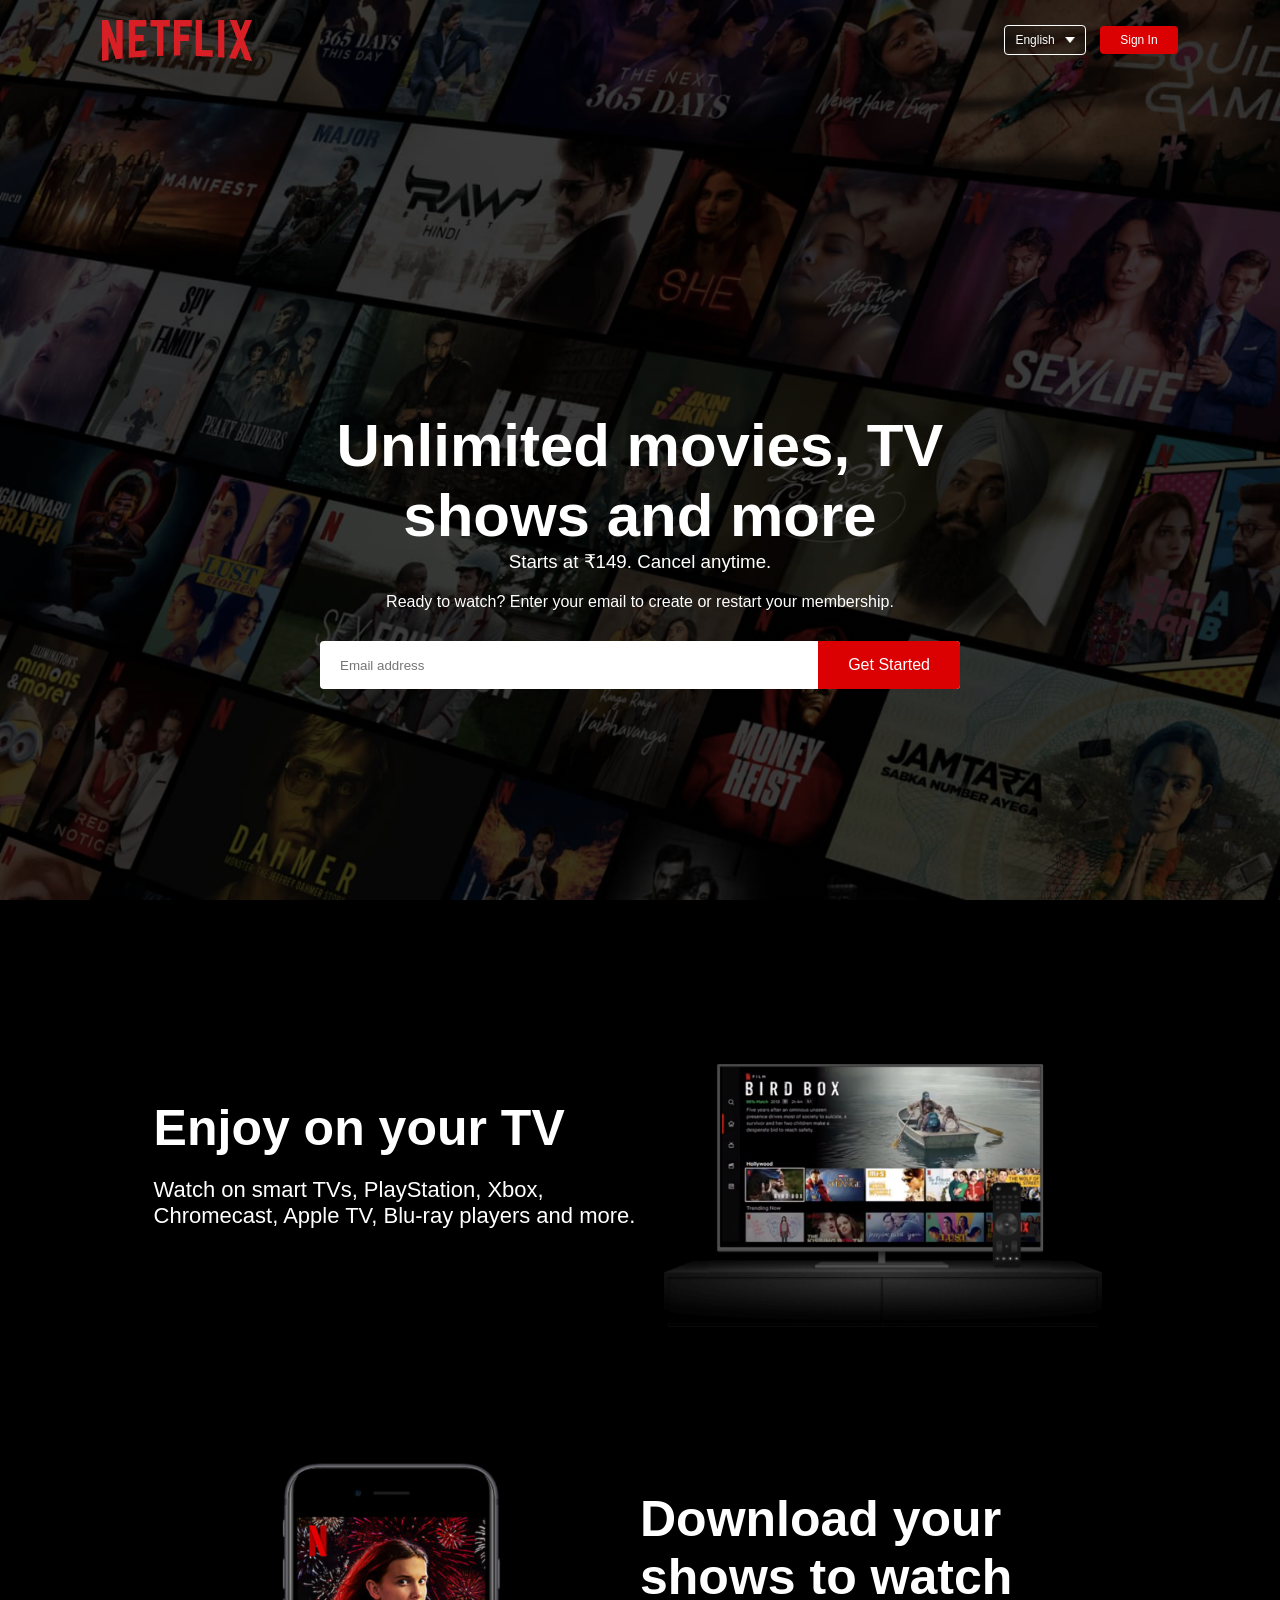
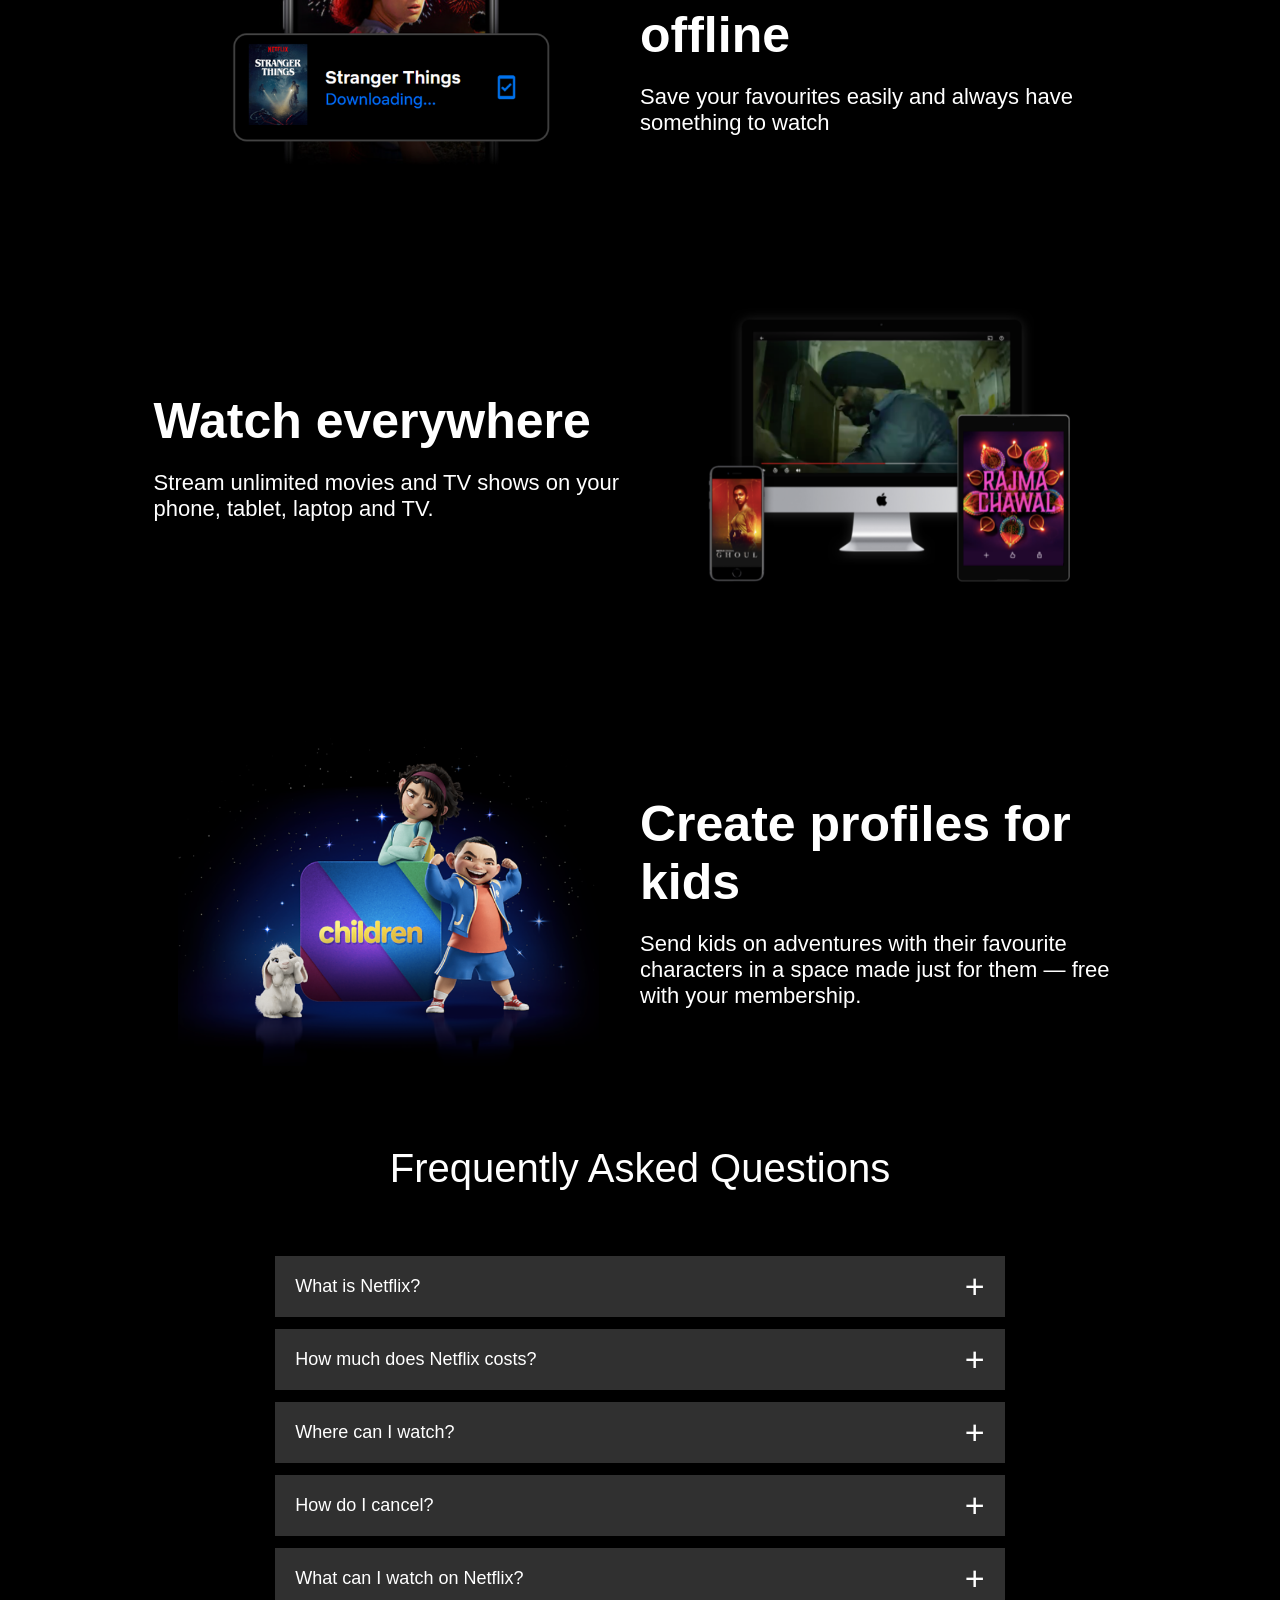
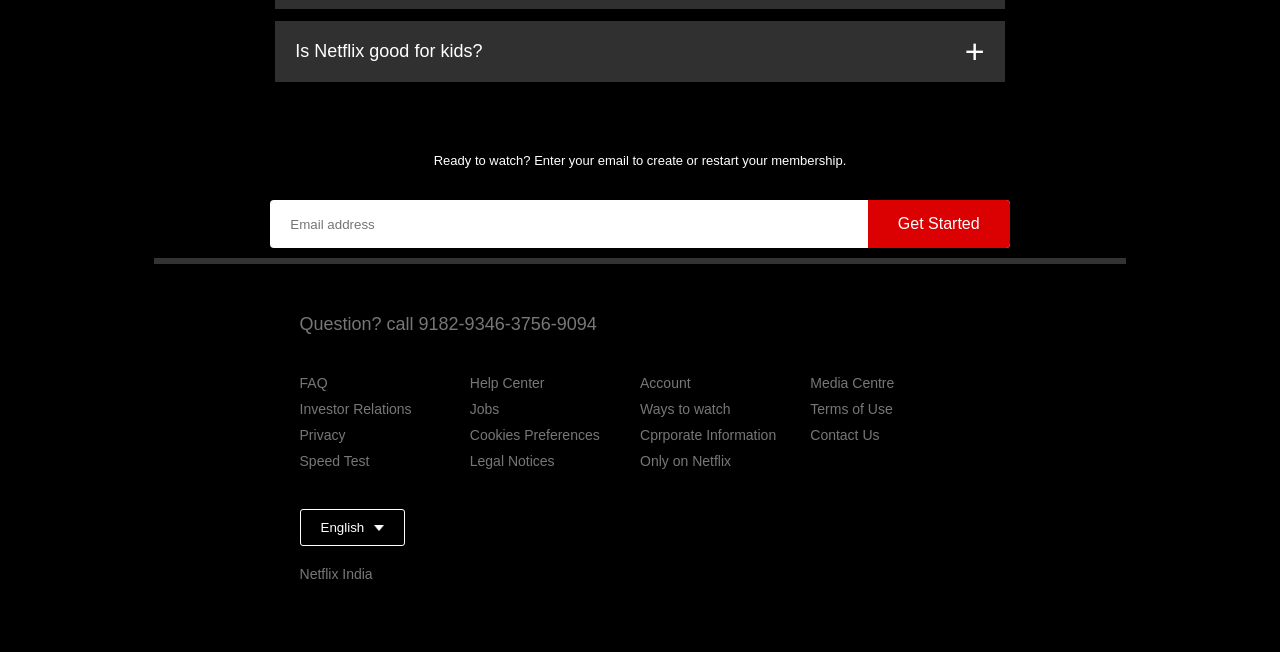
<file: index.html>
<!DOCTYPE html>
<html lang="en">
<head>
    <meta charset="UTF-8">
    <meta name="viewport" content="width=device-width, initial-scale=1.0">
    <title>Netflix</title>
    <link rel="stylesheet" href="style.css">
</head>
<body>
    <div class="header">
        <nav>
            <img src="images/logo.png" class="logo">
            <div>
            <button class="language-btn">English <img src="images/down-icon.png" ></button>
            <button>Sign In</button>
        </div>
        </nav>
        <div class="header-content">
            <h1>Unlimited movies, TV shows and more</h1>
            <h3>Starts at ₹149. Cancel anytime.</h3>
            <p>Ready to watch? Enter your email to create or restart your membership.</p>
            <form class="email-singup">
                <input type="email" placeholder="Email address" required>
                <button type="submit">Get Started</button>
            </form>
        </div>
    </div>
    <div class="features">
        <div class="row">
            <div class="text-col">
                <h2>Enjoy on your TV</h2>
                <p>Watch on smart TVs, PlayStation, Xbox, Chromecast, Apple TV, Blu-ray players and more.</p>
            </div>
            <div class="img-col">
                <img src="images/feature-1.png" alt="">
            </div>
        </div>
        <div class="row">
            <div class="img-col">
                <img src="images/feature-2.png" alt="">
            </div>
            <div class="text-col">
                <h2>Download your shows to watch offline</h2>
                <p>Save your favourites easily and always have something to watch</p>
            </div>
        
        </div>
        <div class="row">
            <div class="text-col">
                <h2>Watch everywhere</h2>
                <p>Stream unlimited movies and TV shows on your phone, tablet, laptop and TV.

                </p>
            </div>
            <div class="img-col">
                <img src="images/feature-3.png" alt="">
            </div>
        </div>
        <div class="row">
            <div class="img-col">
                <img src="images/feature-4.png" alt="">
            </div>
            <div class="text-col">
                <h2>Create profiles for kids</h2>
                <p>Send kids on adventures with their favourite characters in a space made just for them — free with your membership.</p>
            </div
        </div>
    </div>
    <div class="faq">
        <h2>Frequently Asked Questions</h2>
        <ul class="accordion">
            <li>
                <input type="radio" name="accordion" id="first">
                <label for="first">What is Netflix?</label>
                <div class="content">
                    <p>Netflix is a subscription-based streaming service that
                         allows our members to watch TV shows 
                        and movies on an internet-connected device.</p>
                </div>
            </li>
            <li>
                <input type="radio" name="accordion" id="second">
                <label for="second">How much does Netflix costs?</label>
                <div class="content">
                    <p>As of my last knowledge update in January 2022, Netflix offers several subscription plans with varying costs.
                         However, please note that pricing can change, and I do not have real-time data. 
                        As of my last update, here are the general pricing tiers for Netflix in the United States:
                        Basic Plan: This plan allows streaming on one device at a time, and it offers standard definition (SD) streaming.
                        Standard Plan: This plan allows streaming on two devices simultaneously and provides high-definition (HD) streaming when available.</p>
                </div>
            </li>
            <li>
                <input type="radio" name="accordion" id="third">
                <label for="third">Where can I watch?</label>
                <div class="content">
                    <p>You can watch Netflix on various devices, and the availability may vary depending on your region.
                         Here are common devices and platforms where you can access Netflix:
                        Smartphones and Tablets: Download the Netflix app from the App Store (iOS) or Google Play Store (Android).
                        Computers: Access Netflix through web browsers. Visit the Netflix website, log in, and start streaming.                           
                        Smart TVs: Many smart TVs have the Netflix app pre-installed, or you can download it from the TV's app store.</p>
                </div>
            </li>
            <li>
                <input type="radio" name="accordion" id="fourth">
                <label for="fourth">How do I cancel?</label>
                <div class="content">
                    <p>If you want to cancel your Netflix subscription, you can do so by following these general steps.
                         Keep in mind that the specific steps may vary slightly depending on your device and region:
                        On a Computer:
                        Open a web browser and go to the Netflix website.
                        Log in to your Netflix account.
                        Click on your profile icon in the top right corner.
                        Select "Account" from the drop-down menu.
                        In the Account settings, find the "Membership & Billing" section.
                        Click on the "Cancel Membership" button and follow the on-screen instructions to confirm the cancellation.

                        On a Mobile Device (iOS or Android):                            
                        Open the Netflix app.
                        Tap the three horizontal lines in the bottom-right corner to open the menu.
                        Select "Account."
                        Under the "Plan Details" section, tap on "Cancel Membership" and follow the prompts to confirm the cancellation.</p>
                </div>
            </li>
            <li>
                <input type="radio" name="accordion" id="fifth">
                <label for="fifth">What can I watch on Netflix?</label>
                <div class="content">
                    <p>Netflix offers a wide variety of movies, TV shows, documentaries, and original content across different genres. 
                        The available content can vary by region due to licensing agreements, and the library is constantly updated with new releases.
                         As of my last knowledge update in January 2022, here are some examples of the types of content you can find on Netflix:
                        Original Series and Films: Netflix produces a significant amount of original content, 
                        including popular series like "Stranger Things," "The Crown," "Narcos," and films like "Bird Box," "The Irishman," and "Extraction."
                        TV Shows: A diverse range of TV shows from various genres, including drama, comedy, science fiction, crime, and more. 
                        Examples include "Breaking Bad," "The Office," "Black Mirror," and "Money Heist."</p>
                </div>
            </li>
            <li>
                <input type="radio" name="accordion" id="sixth">
                <label for="sixth">Is Netflix good for kids?</label>
                <div class="content">
                    <p>Yes, Netflix offers a variety of content that is suitable for kids of different ages. 
                        The platform has a dedicated section called "Netflix Kids" or "Netflix Kids & Family," 
                        where you can find a wide range of family-friendly TV shows, movies, and animated content.
                         Here are some features that make Netflix a good choice for kids:
                        Kid-Friendly Profiles: Netflix allows you to set up separate profiles for each family member, 
                        including kids. Kid profiles come with age-appropriate content recommendations.                     
                        Parental Controls: Netflix provides robust parental controls, allowing parents to set PIN codes for specific content ratings. 
                        This helps ensure that children only have access to content suitable for their age group.</p>
                </div>
            </li>
        </ul>
        <small>Ready to watch? Enter your email to create or restart your membership.</small>
        <form class="email-singup">
            <input type="email" placeholder="Email address" required>
            <button type="submit">Get Started</button>
        </form>
    </div>
    <div class="footer">
        <h2>Question? call 9182-9346-3756-9094</h2>
        <div class="row">
            <div class="col">
                <a href="#">FAQ</a>
                <a href="#">Investor Relations</a>
                <a href="#">Privacy</a>
                <a href="#">Speed Test</a>
            </div>
            <div class="col">
                <a href="#">Help Center</a>
                <a href="#">Jobs</a>
                <a href="#">Cookies Preferences</a>
                <a href="#">Legal Notices</a>
            </div>
            <div class="col">
                <a href="#">Account</a>
                <a href="#">Ways to watch</a>
                <a href="#">Cprporate Information</a>
                <a href="#">Only on Netflix</a>
            </div>
            <div class="col">
                <a href="#">Media Centre</a>
                <a href="#">Terms of Use</a>
                <a href="#">Contact Us</a>
            </div>
        </div>
        <button class="language-btn">English <img src="images/down-icon.png"></button>
        <p class="copyright-txt">Netflix India</p>
    </div>

</body>
</html>
</file>
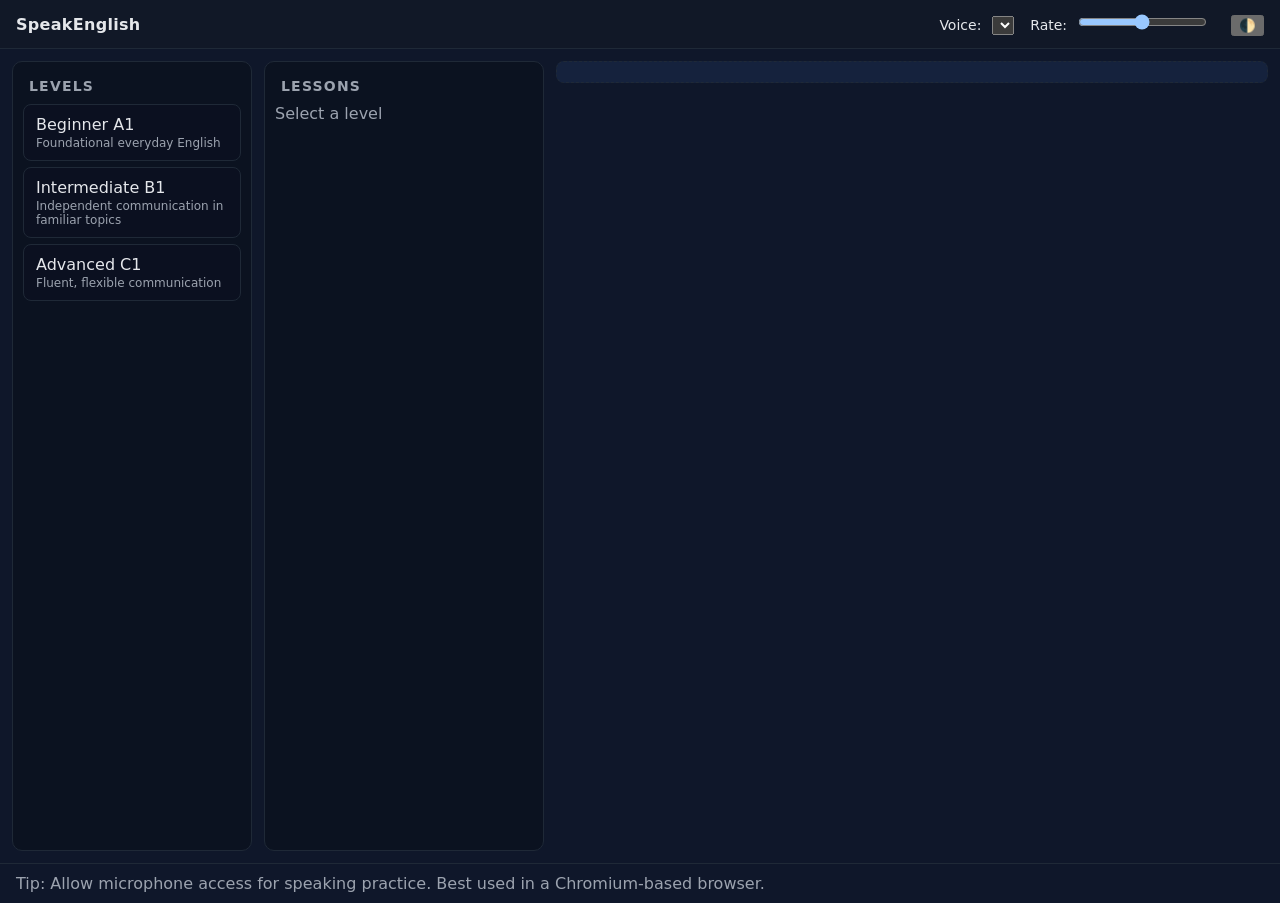
<file: english-speak/index.html>
<!doctype html>
<html lang="en">
<head>
  <meta charset="utf-8">
  <meta name="viewport" content="width=device-width, initial-scale=1">
  <title>SpeakEnglish</title>
  <link rel="stylesheet" href="./styles.css">
</head>
<body>
  <header class="app-header">
    <div class="brand">SpeakEnglish</div>
    <div class="controls">
      <label>
        Voice:
        <select id="voiceSelect"></select>
      </label>
      <label>
        Rate:
        <input id="rateRange" type="range" min="0.6" max="1.4" step="0.05" value="1">
      </label>
      <button id="toggleThemeBtn" title="Toggle theme">🌓</button>
    </div>
  </header>

  <div class="app-container">
    <aside class="sidebar" id="levelsSidebar">
      <h2>Levels</h2>
      <div id="levelsList" class="list"></div>
    </aside>

    <aside class="sidebar" id="lessonsSidebar">
      <h2>Lessons</h2>
      <div id="lessonsList" class="list muted">Select a level</div>
    </aside>

    <main class="main" id="main">
      <div class="banner" id="compatBanner"></div>
      <section id="lessonIntro" class="card hidden"></section>
      <section id="activityChooser" class="card hidden"></section>
      <section id="activityRoot" class="card hidden"></section>
    </main>
  </div>

  <footer class="app-footer">
    <div>Tip: Allow microphone access for speaking practice. Best used in a Chromium-based browser.</div>
  </footer>

  <script src="./app.js"></script>
</body>
</html>
</file>
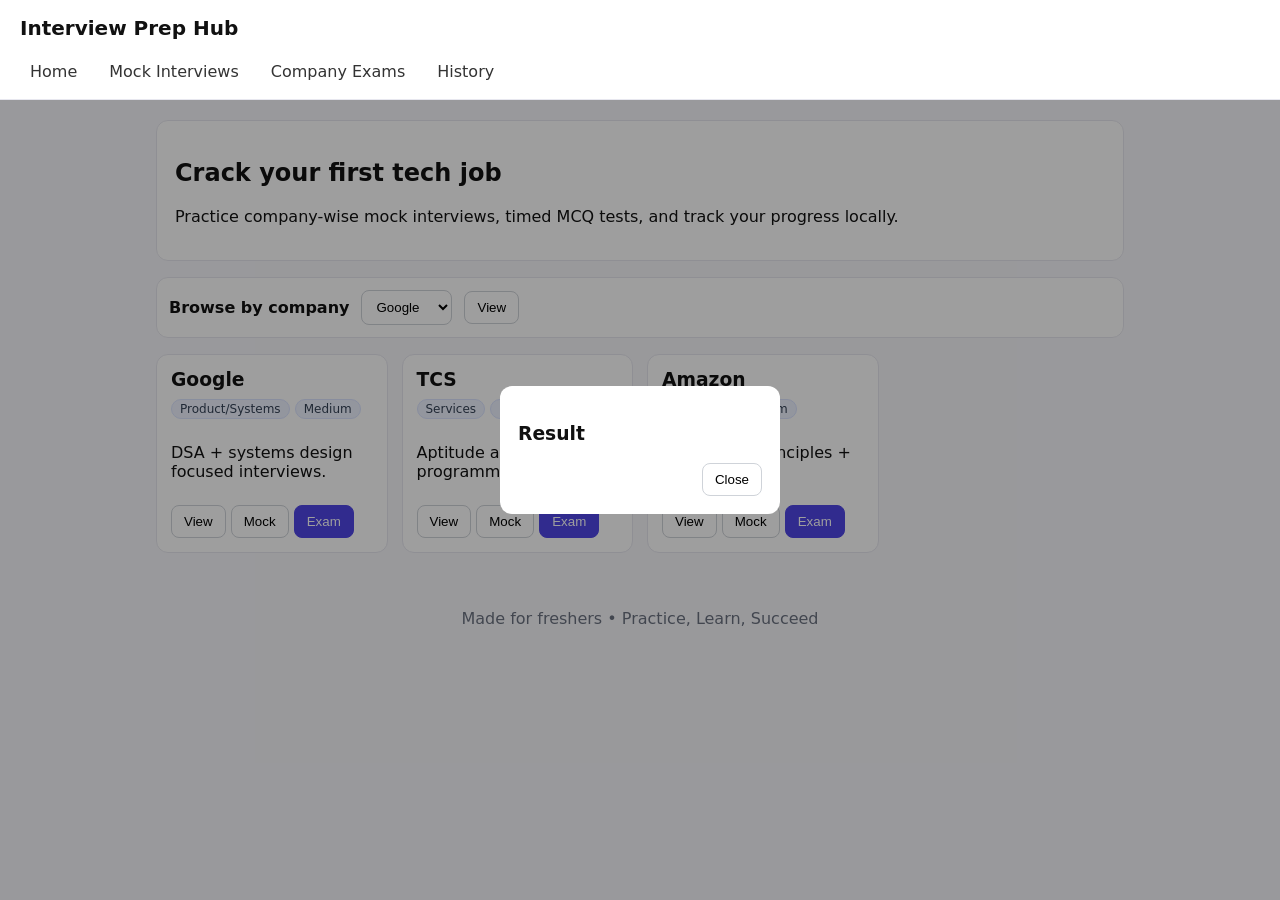
<file: interview-prep/index.html>
<!doctype html>
<html lang="en">
<head>
	<meta charset="utf-8">
	<meta name="viewport" content="width=device-width, initial-scale=1">
	<title>Interview Prep Hub</title>
	<link rel="stylesheet" href="styles.css">
</head>
<body>
	<header class="site-header">
		<h1>Interview Prep Hub</h1>
		<nav class="nav">
			<a href="#home" class="nav-link" data-route="home">Home</a>
			<a href="#mock" class="nav-link" data-route="mock">Mock Interviews</a>
			<a href="#exams" class="nav-link" data-route="exams">Company Exams</a>
			<a href="#history" class="nav-link" data-route="history">History</a>
		</nav>
	</header>

	<main id="app" class="app">
		<section id="home" class="route route-active">
			<div class="intro">
				<h2>Crack your first tech job</h2>
				<p>Practice company-wise mock interviews, timed MCQ tests, and track your progress locally.</p>
			</div>
			<div class="company-filter">
				<label for="companySelect">Browse by company</label>
				<select id="companySelect"></select>
				<button id="viewCompany" class="btn">View</button>
			</div>
			<section class="grid" id="companyGrid"></section>
		</section>

		<section id="mock" class="route">
			<h2>Mock Interviews</h2>
			<div class="company-filter">
				<label for="mockCompanySelect">Company</label>
				<select id="mockCompanySelect"></select>
				<button id="startMock" class="btn">Start Mock</button>
			</div>
			<div id="mockContainer" class="panel"></div>
		</section>

		<section id="exams" class="route">
			<h2>Company Exams</h2>
			<div class="company-filter">
				<label for="examCompanySelect">Company</label>
				<select id="examCompanySelect"></select>
				<button id="startExam" class="btn">Start Exam</button>
			</div>
			<div class="exam-controls hidden" id="examControls">
				<div class="timer" id="examTimer">00:00</div>
				<div class="progress" id="examProgress">0/0</div>
				<button id="submitExam" class="btn btn-primary">Submit</button>
			</div>
			<div id="examContainer" class="panel"></div>
		</section>

		<section id="history" class="route">
			<h2>History</h2>
			<div id="historyContainer" class="panel"></div>
		</section>
	</main>

	<div id="modal" class="modal hidden" role="dialog" aria-modal="true" aria-labelledby="modalTitle">
		<div class="modal-content">
			<h3 id="modalTitle">Result</h3>
			<div id="modalBody"></div>
			<div class="modal-actions">
				<button id="modalClose" class="btn">Close</button>
			</div>
		</div>
	</div>

	<footer class="site-footer">
		<p>Made for freshers • Practice, Learn, Succeed</p>
	</footer>

	<script src="script.js"></script>
</body>
</html>
</file>
<file: style.css>
*{
    margin: 0;
    padding: 0;
    font-family: 'Poppins',sans-serif;
    box-sizing: border-box;
}
body{
    background: #000;
    color: #fff;

}
.header{
    width: 100%;
    height: 100vh;
    background-image: linear-gradient(rgba(0,0,0,0.7),rgba(0,0,0,0.7)),url(images/header-image.png);
    background-size: cover;
    background-position: center;
    padding: 10px 8%;
    position: relative;
}
nav{
    display: flex;
    align-items: center;
    justify-content: space-between;
    padding: 10px 0;

}
.logo{
    width: 150px;
    cursor: pointer;
}
nav button{
    border: 0;
    outline: 0;
    background: #db0001 ;
    color: #fff;
    padding: 7px 20px;
    font-size: 12px;
    border-radius: 4px;
    margin-left: 10px;
    cursor: pointer;
}
.language-btn{
    display: inline-flex;
    align-items: center;
    background: transparent;
    border: 1px solid #fff;
    padding: 7px 10px ;

}
.language-btn img{
    width: 10px;
    margin-left: 10px;
}
.header-content{
    position: absolute;
    top: 50%;
    left: 50%;
    transform: translate(-50%,-50%);
    text-align: center;
    margin-top: 100px;
}
.header-content h1{
    font-size: 60px;
    line-height: 70px;
    font-weight: 600;
    max-width: 650px;
}
.header-content h3{
    font-weight: 400;
    margin-bottom: 20px;
}
.email-singup{
    background: #fff;
    border-radius: 4px;
    display: flex;
    align-items: center;
    margin-top: 30px;
    overflow: hidden;
}
.email-singup input{
    flex: 1;
    border: 0;
    outline: 0;
    margin-left: 20px;


}
.email-singup button{
    background: #db0001;
    border: 0;
    outline: 0;
    color: #fff;
    font-size: 16px;
    cursor: pointer;
    padding: 15px 30px;
}
.features{
    padding: 50px 12%;
    font-size: 22px;
}
.row{
    display: flex;
    width: 100%;
    align-items: center;
    flex-wrap: wrap;
    padding: 50px 0 ;
}
.text-col{
    flex-basis: 50%;
    margin-bottom: 20px;
}
.img-col{
    flex-basis: 50%;
    margin-bottom: 20px;
}
.img-col img{
    display: block;
    width: 90%;
    margin: auto;
}
.features h2{
    font-size: 50px;
    font-weight: 600;
    margin-bottom: 20px;
}
.faq{
    padding: 10px 12%;
    text-align: center;
    font-size: 18px;
}
.faq h2{
    font-weight: 500;
    font-size: 40px;

}
.accordion{
    margin: 60px auto;
    width: 100%;
    max-width: 750px;
}
.accordion li{
    list-style: none;
    width: 100%;
    padding: 5px;
}
.accordion li label{
    display: flex;
    align-items: center;
    padding: 20px;
    font-size: 18px;
    font-weight: 500;
    background: #303030;
    margin-bottom: 2px;
    cursor: pointer;
    position: relative;
}
label::after{
    content: '+';
    font-size: 34px;
    position: absolute;
    right: 20px;
    transition: transform 0.5s;
}
input[type="radio"]{
    display: none;
}
.accordion .content{
    background: #303030;
    text-align: left;
    padding: 0 20px;
    max-height: 0;
    overflow: hidden;
    transition: max-height 0.5s,padding 0.5s;
}
.accordion input[type="radio"]:checked + label + .content{
    max-height: 600px;
    padding: 30px 20px;
}
.accordion input[type="radio"]:checked + label::after{
    transform: rotate(135deg);
}
.faq .email-signup{
    max-width: 600px;
    margin: 20px auto 60px;
}
.faq small{
    font-size: 13px;
}
.footer{
    padding: 50px 15% 10px;
    border-top: 6px solid #333;
    color: #777;
}
.footer h2{
    font-size: 18px;
    font-weight: 400;
    margin-bottom: 30px;
}
.footer .col{
    flex-basis: 25%;
    flex-grow: 1;
    margin-bottom: 20px;
}
.footer .col a{
    display: block;
    text-decoration: none;
    color: #777;
    font-size: 14px;
    margin-bottom: 10px;
}
.footer .row{
    align-items:flex-start;
    padding: 10px 0;

}
.footer .language-btn{
    color: #fff;
    padding: 10px 20px;
    border-radius: 3px;
}
.copyright-txt{
    font-size: 14px;
    margin-top: 20px;
    margin-bottom: 10px;
}
@media only screen and (max-width:600px){
    .logo{
        width: 100px;
    }
    nav button{
        padding: 5px 10px;
    }
    nav .language-btn{
        padding: 4px 8px;
    }
    .header-content{
        position: unset;
        transform: none;
        padding-top: 150px;
    }
    .header-content h1{
        font-size: 30px;
    }
    .email-signup button{
        font-size: 12px;
        padding: 10px 15px;
    }

    .text-col, .img-col{
        flex-basis: 100%;
    }
    .features h2{
        font-size: 30px;
    }
    .features p{
        font-size: 15px;
    }
    .row:nth-child(2), .row:nth-child(4){
        flex-direction: column-reverse;
    }
    .features .row{
        padding: 10px 0;
    }
    .faq h2{
        font-size: 20px;
    }
    .accordion .content{
        font-size: 14px;
    }
    .accordion li label{
        padding: 10px;
        font-size: 14px;
    }
    label::after{
        font-size: 22px;
    }
}
</file>
<file: english-speak/styles.css>
/* Base theming */
:root {
  --bg: #0f172a;
  --panel: #111827;
  --panel-2: #0b1220;
  --text: #e5e7eb;
  --muted: #9ca3af;
  --accent: #60a5fa;
  --accent-2: #a78bfa;
  --danger: #f87171;
  --success: #34d399;
  --warning: #fbbf24;
  --border: #1f2937;
}

* {
  box-sizing: border-box;
}

html, body {
  margin: 0;
  padding: 0;
  height: 100%;
  background: var(--bg);
  color: var(--text);
  font-family: system-ui, -apple-system, Segoe UI, Roboto, Ubuntu, Cantarell, Noto Sans, Helvetica, Arial, "Apple Color Emoji", "Segoe UI Emoji";
}

.app-header {
  display: flex;
  align-items: center;
  justify-content: space-between;
  padding: 12px 16px;
  border-bottom: 1px solid var(--border);
  background: var(--panel);
  position: sticky;
  top: 0;
  z-index: 10;
}

.brand {
  font-weight: 800;
  letter-spacing: 0.3px;
}

.controls label {
  margin-right: 12px;
  font-size: 14px;
}

.controls select, .controls input[type="range"], .controls button {
  margin-left: 6px;
}

.app-container {
  display: grid;
  grid-template-columns: 240px 280px 1fr;
  gap: 12px;
  padding: 12px;
}

.sidebar {
  background: var(--panel-2);
  border: 1px solid var(--border);
  border-radius: 10px;
  padding: 10px;
  min-height: calc(100vh - 110px);
}

.sidebar h2 {
  margin: 6px 6px 10px;
  font-size: 14px;
  color: var(--muted);
  text-transform: uppercase;
  letter-spacing: 1.2px;
}

.list {
  display: flex;
  flex-direction: column;
  gap: 6px;
}

.list .item {
  padding: 10px 12px;
  border: 1px solid var(--border);
  background: #0b1020;
  border-radius: 8px;
  cursor: pointer;
}

.list .item:hover {
  border-color: var(--accent);
}

.list .item.active {
  border-color: var(--accent-2);
  background: #0d1530;
}

.list .item .small {
  display: block;
  color: var(--muted);
  font-size: 12px;
  margin-top: 2px;
}

.muted { color: var(--muted); }
.hidden { display: none; }

.main {
  display: flex;
  flex-direction: column;
  gap: 12px;
}

.card {
  background: var(--panel);
  border: 1px solid var(--border);
  border-radius: 12px;
  padding: 14px;
}

.banner {
  padding: 10px 12px;
  border-radius: 8px;
  background: #15223d;
  border: 1px dashed var(--border);
  color: var(--muted);
}

.actions {
  display: flex;
  flex-wrap: wrap;
  gap: 8px;
}

.button {
  padding: 8px 12px;
  background: #0b1020;
  color: var(--text);
  border: 1px solid var(--border);
  border-radius: 8px;
  cursor: pointer;
}

.button.primary { border-color: var(--accent); }
.button.success { border-color: var(--success); }
.button.warn { border-color: var(--warning); }
.button.danger { border-color: var(--danger); }

.button:disabled {
  opacity: 0.6;
  cursor: not-allowed;
}

.kbd {
  background: #0b1020;
  padding: 2px 6px;
  border-radius: 6px;
  border: 1px solid var(--border);
  font-family: ui-monospace, SFMono-Regular, Menlo, Monaco, Consolas, "Liberation Mono", "Courier New", monospace;
}

.progress {
  height: 8px;
  background: #0b1020;
  border-radius: 999px;
  overflow: hidden;
  border: 1px solid var(--border);
}

.progress > div {
  height: 100%;
  background: linear-gradient(90deg, var(--accent), var(--accent-2));
}

.stat {
  display: inline-flex;
  align-items: center;
  gap: 6px;
  padding: 4px 8px;
  border-radius: 999px;
  border: 1px solid var(--border);
  background: #0b1020;
}

.grid {
  display: grid;
  grid-template-columns: repeat(auto-fill, minmax(220px, 1fr));
  gap: 10px;
}

.app-footer {
  padding: 10px 16px;
  border-top: 1px solid var(--border);
  color: var(--muted);
}

/* Activity-specific */
.phrase {
  font-size: 20px;
  line-height: 1.4;
  padding: 10px 12px;
  border: 1px solid var(--border);
  border-radius: 10px;
  background: #0b1020;
}

.transcript {
  white-space: pre-wrap;
  color: var(--muted);
}

.badge {
  display: inline-block;
  padding: 2px 8px;
  border-radius: 999px;
  border: 1px solid var(--border);
  background: #0b1020;
  font-size: 12px;
}
</file>
<file: interview-prep/styles.css>
*{box-sizing:border-box}body{margin:0;font-family:system-ui,-apple-system,Segoe UI,Roboto,Ubuntu,Cantarell,Noto Sans,sans-serif;color:#111;background:#f7f7fb}
.site-header{position:sticky;top:0;background:#fff;border-bottom:1px solid #e7e7ef;z-index:10}
.site-header h1{margin:0;padding:16px 20px;font-size:20px}
.nav{display:flex;gap:12px;padding:0 20px 12px}
.nav-link{color:#333;text-decoration:none;padding:6px 10px;border-radius:6px}
.nav-link:hover{background:#f0f0f6}
.app{max-width:1000px;margin:20px auto;padding:0 16px}
.route{display:none}
.route-active{display:block}
.intro{background:#ffffff;border:1px solid #e7e7ef;border-radius:12px;padding:18px;margin-bottom:16px}
.company-filter{display:flex;gap:12px;align-items:center;background:#fff;border:1px solid #e7e7ef;border-radius:12px;padding:12px;margin-bottom:16px}
.company-filter label{font-weight:600}
select{padding:8px 10px;border:1px solid #cfd3d9;border-radius:8px;background:#fff}
.btn{padding:8px 12px;border:1px solid #cfd3d9;border-radius:8px;background:#fff;cursor:pointer}
.btn:hover{background:#f5f6ff}
.btn-primary{background:#4f46e5;border-color:#4f46e5;color:#fff}
.grid{display:grid;grid-template-columns:repeat(auto-fill,minmax(220px,1fr));gap:14px}
.card{background:#fff;border:1px solid #e7e7ef;border-radius:12px;padding:14px;display:flex;flex-direction:column;gap:8px}
.card h3{margin:0}
.tag{display:inline-block;font-size:12px;color:#334155;background:#eef2ff;border:1px solid #dbe4ff;padding:2px 8px;border-radius:999px}
.panel{background:#fff;border:1px solid #e7e7ef;border-radius:12px;padding:14px}
.exam-controls{display:flex;gap:12px;align-items:center;margin:10px 0}
.timer{font-weight:700}
.hidden{display:none}
.modal{position:fixed;inset:0;background:rgba(0,0,0,.38);display:flex;align-items:center;justify-content:center;padding:20px}
.modal-content{background:#fff;border-radius:12px;padding:18px;min-width:280px;max-width:520px}
.modal-actions{display:flex;justify-content:flex-end;gap:10px;margin-top:12px}
.site-footer{padding:20px;text-align:center;color:#6b7280}
.q-item{border:1px solid #e7e7ef;border-radius:10px;padding:12px;margin:10px 0}
.q-choices{display:grid;gap:8px;margin-top:10px}
.choice{border:1px solid #cfd3d9;border-radius:8px;padding:8px}
.choice input{margin-right:8px}
.separator{height:1px;background:#e7e7ef;margin:12px 0}
.score{font-weight:700}
</file>
